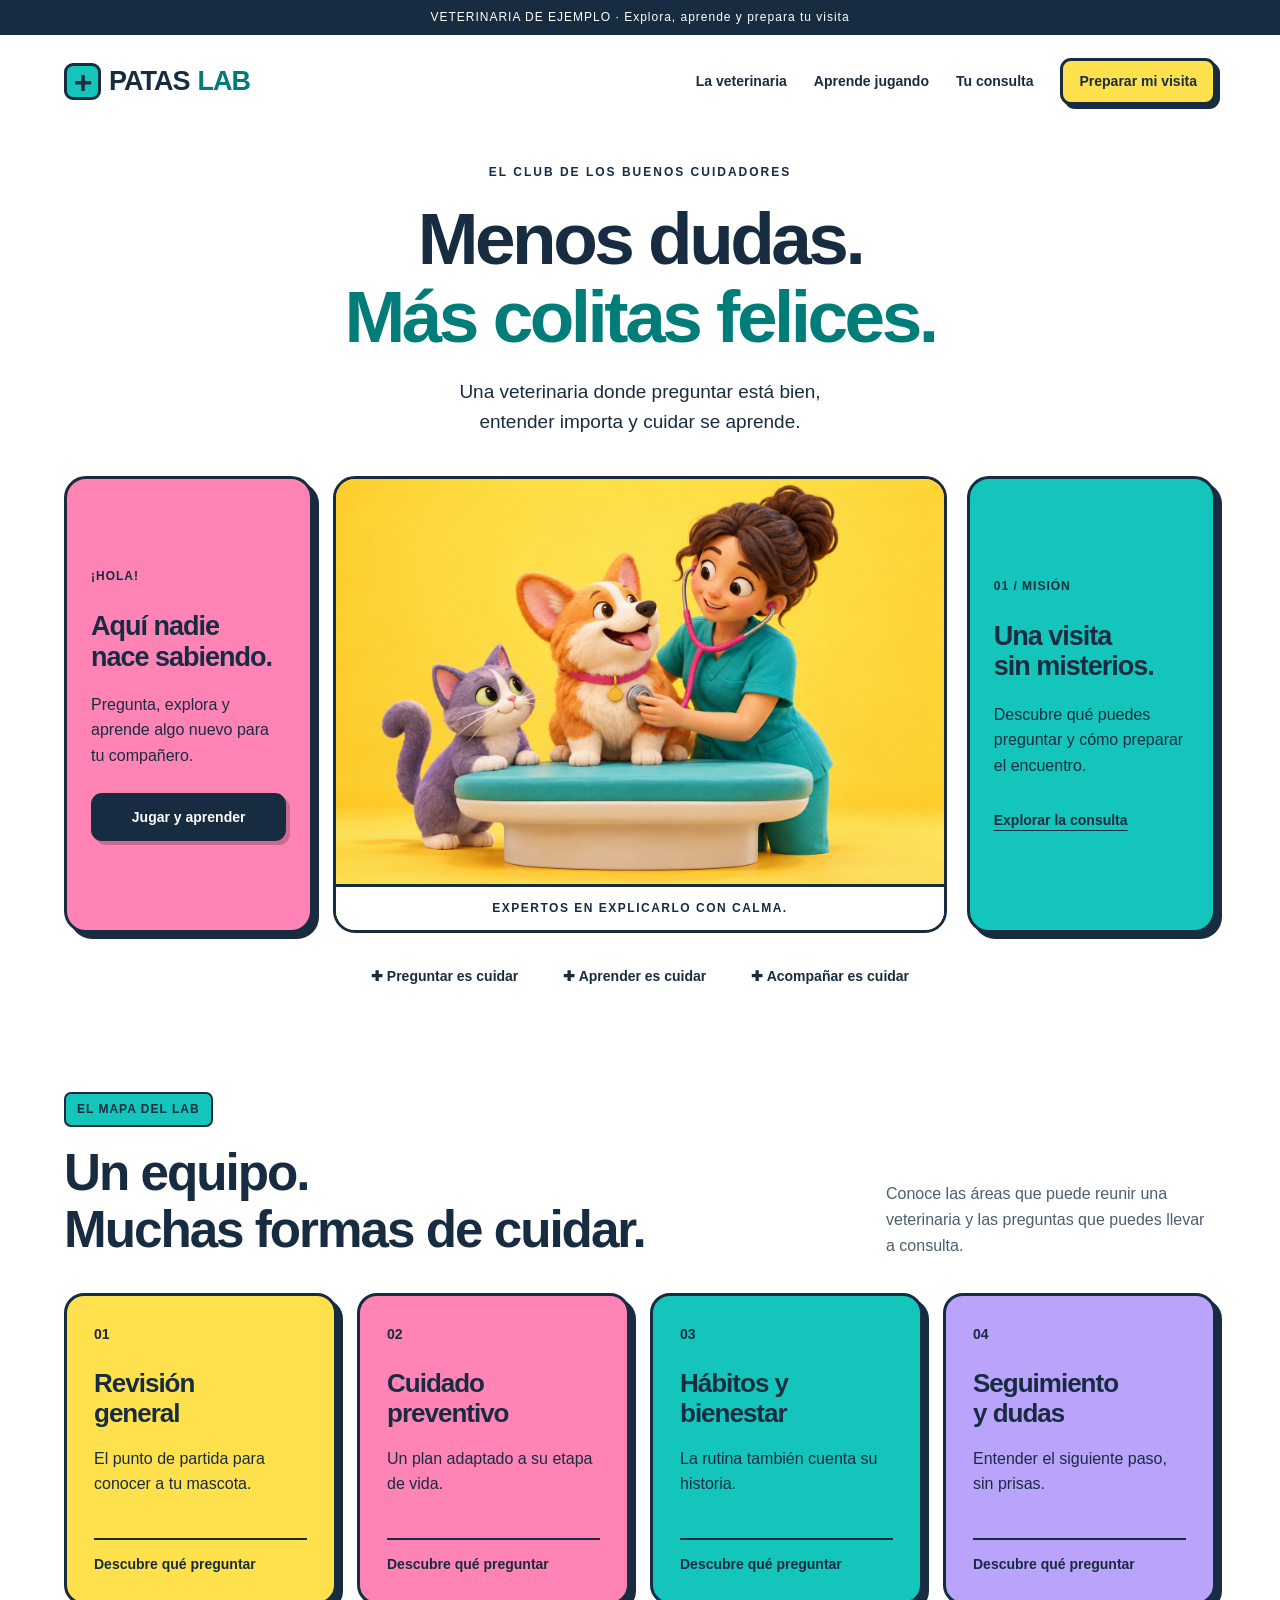
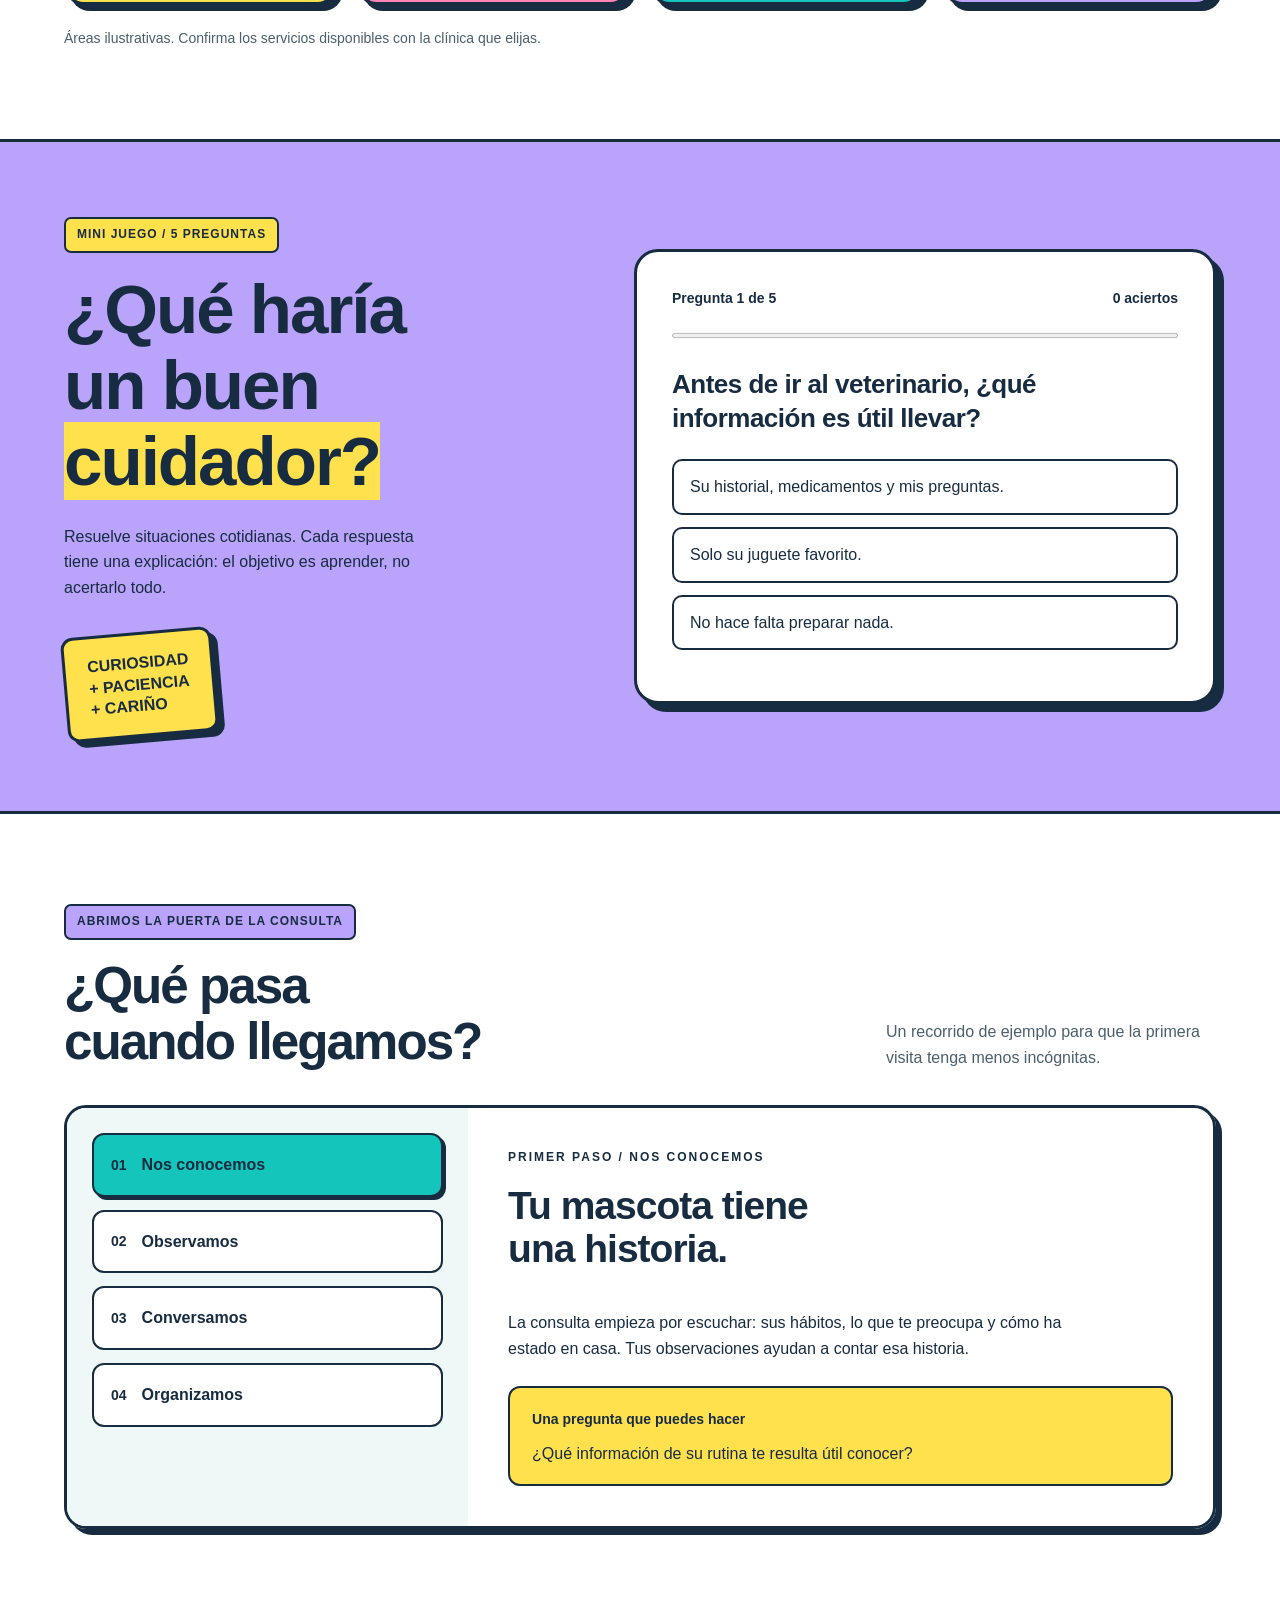
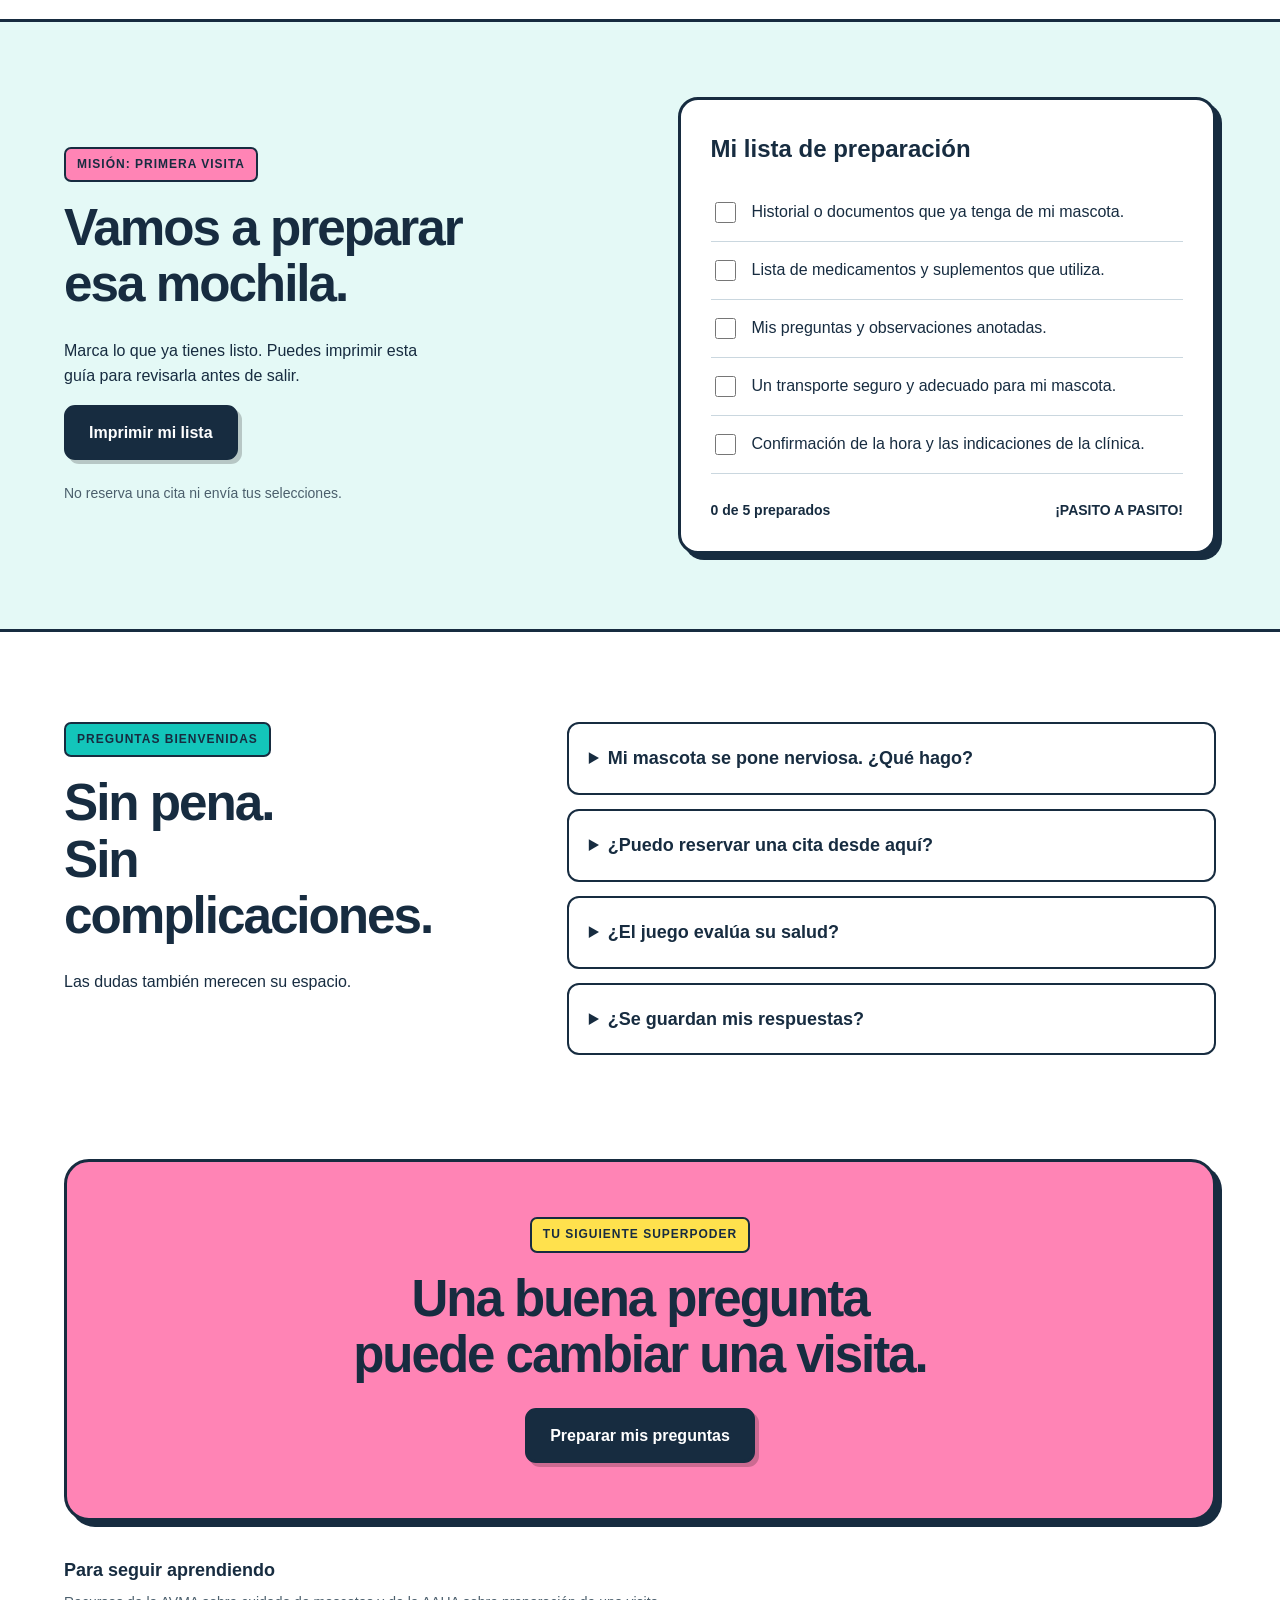
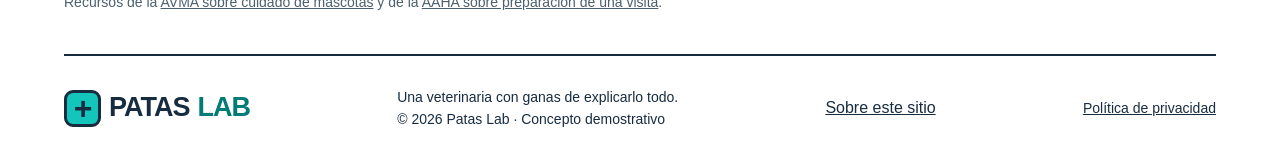
<file: index.html>
<!doctype html>
<html lang="es"><head>
<meta charset="utf-8"><meta name="viewport" content="width=device-width,initial-scale=1"><meta name="theme-color" content="#13c5ba"><title>Patas Lab — Cuidar también se aprende jugando</title><meta name="description" content="Una veterinaria divertida para aprender jugando, explorar la consulta y preparar tu primera visita."><link rel="icon" href="favicon.svg" type="image/svg+xml"><link rel="stylesheet" href="estilos.css"><script src="script.js" defer></script>
</head><body>
<a class="skip" href="#contenido">Saltar al contenido</a><div class="demo-banner">VETERINARIA DE EJEMPLO · Explora, aprende y prepara tu visita</div>
<header class="header wrap"><a class="logo" href="index.html"><span class="logo-cross" aria-hidden="true">+</span>PATAS<span>LAB</span></a><button id="menu" aria-controls="nav" aria-expanded="false">Menú</button><nav id="nav" aria-label="Principal"><a href="#servicios">La veterinaria</a><a href="#juego">Aprende jugando</a><a href="#consulta">Tu consulta</a><a class="btn mini" href="#visita">Preparar mi visita</a></nav></header>
<main id="contenido">
<section class="hero wrap"><div class="hero-heading"><p class="eyebrow">EL CLUB DE LOS BUENOS CUIDADORES</p><h1>Menos dudas.<br><span>Más colitas felices.</span></h1><p>Una veterinaria donde preguntar está bien,<br>entender importa y cuidar se aprende.</p></div><div class="hero-board"><aside class="side-note pink"><span class="note-number">¡HOLA!</span><h2>Aquí nadie<br>nace sabiendo.</h2><p>Pregunta, explora y aprende algo nuevo para tu compañero.</p><a href="#juego" class="btn dark">Jugar y aprender</a></aside><figure class="hero-picture"><img src="veterinaria.png" width="1536" height="1024" alt="Ilustración de una veterinaria con un perro y un gato en una consulta" fetchpriority="high"><figcaption>EXPERTOS EN EXPLICARLO CON CALMA.</figcaption></figure><aside class="side-note turquoise"><span class="note-number">01 / MISIÓN</span><h2>Una visita<br>sin misterios.</h2><p>Descubre qué puedes preguntar y cómo preparar el encuentro.</p><a href="#consulta" class="round-link">Explorar la consulta</a></aside></div><div class="hero-bottom"><span>✚ Preguntar es cuidar</span><span>✚ Aprender es cuidar</span><span>✚ Acompañar es cuidar</span></div></section>
<section class="section wrap" id="servicios"><div class="heading"><div><span class="label turquoise">EL MAPA DEL LAB</span><h2>Un equipo.<br>Muchas formas de cuidar.</h2></div><p>Conoce las áreas que puede reunir una veterinaria y las preguntas que puedes llevar a consulta.</p></div><div class="service-grid"><button class="service yellow" data-service="revision"><span class="service-no">01</span><h3>Revisión<br>general</h3><p>El punto de partida para conocer a tu mascota.</p><span class="service-action">Descubre qué preguntar</span></button><button class="service pink" data-service="prevencion"><span class="service-no">02</span><h3>Cuidado<br>preventivo</h3><p>Un plan adaptado a su etapa de vida.</p><span class="service-action">Descubre qué preguntar</span></button><button class="service turquoise" data-service="bienestar"><span class="service-no">03</span><h3>Hábitos y<br>bienestar</h3><p>La rutina también cuenta su historia.</p><span class="service-action">Descubre qué preguntar</span></button><button class="service purple" data-service="seguimiento"><span class="service-no">04</span><h3>Seguimiento<br>y dudas</h3><p>Entender el siguiente paso, sin prisas.</p><span class="service-action">Descubre qué preguntar</span></button></div><p class="fine">Áreas ilustrativas. Confirma los servicios disponibles con la clínica que elijas.</p></section>
<section class="game-section" id="juego"><div class="wrap game-layout"><div class="game-intro"><span class="label yellow">MINI JUEGO / 5 PREGUNTAS</span><h2>¿Qué haría<br>un buen<br><span>cuidador?</span></h2><p>Resuelve situaciones cotidianas. Cada respuesta tiene una explicación: el objetivo es aprender, no acertarlo todo.</p><div class="game-sticker">CURIOSIDAD<br>+ PACIENCIA<br>+ CARIÑO</div></div><div class="game-box"><noscript>Activa JavaScript para jugar. Las guías y preguntas frecuentes siguen disponibles.</noscript><div class="quiz-top"><span id="quiz-position">Pregunta 1 de 5</span><span id="quiz-score">0 aciertos</span></div><progress id="quiz-progress" value="0" max="5" aria-label="Preguntas completadas"></progress><h3 id="quiz-question">Antes de ir al veterinario, ¿qué información es útil llevar?</h3><div id="quiz-options" class="quiz-options"></div><div id="quiz-feedback" class="quiz-feedback" role="status" aria-live="polite" hidden></div><button id="quiz-next" class="btn dark" hidden>Siguiente pregunta</button><div id="quiz-finish" hidden><span class="finish-mark" aria-hidden="true">★</span><h3>¡Misión completada!</h3><p id="quiz-summary"></p><p>El mejor superpoder es preguntar cuando tienes dudas.</p><button id="quiz-restart" class="btn dark">Jugar otra vez</button></div></div></div></section>
<section class="section wrap" id="consulta"><div class="heading"><div><span class="label purple">ABRIMOS LA PUERTA DE LA CONSULTA</span><h2>¿Qué pasa<br>cuando llegamos?</h2></div><p>Un recorrido de ejemplo para que la primera visita tenga menos incógnitas.</p></div><div class="tour"><div class="tour-buttons" role="group" aria-label="Etapas de consulta"><button data-step="0" class="selected" aria-pressed="true"><span>01</span> Nos conocemos</button><button data-step="1" aria-pressed="false"><span>02</span> Observamos</button><button data-step="2" aria-pressed="false"><span>03</span> Conversamos</button><button data-step="3" aria-pressed="false"><span>04</span> Organizamos</button></div><div class="tour-panel" aria-live="polite"><p class="eyebrow" id="tour-label">PRIMER PASO / NOS CONOCEMOS</p><h3 id="tour-title">Tu mascota tiene<br>una historia.</h3><p id="tour-description">La consulta empieza por escuchar: sus hábitos, lo que te preocupa y cómo ha estado en casa. Tus observaciones ayudan a contar esa historia.</p><div class="tour-question"><strong>Una pregunta que puedes hacer</strong><p id="tour-question">¿Qué información de su rutina te resulta útil conocer?</p></div></div></div></section>
<section class="visit-section" id="visita"><div class="wrap visit-layout"><div><span class="label pink">MISIÓN: PRIMERA VISITA</span><h2>Vamos a preparar<br>esa mochila.</h2><p>Marca lo que ya tienes listo. Puedes imprimir esta guía para revisarla antes de salir.</p><button class="btn dark" id="print-guide">Imprimir mi lista</button><p class="fine">No reserva una cita ni envía tus selecciones.</p></div><div class="packing-list"><h3>Mi lista de preparación</h3><label><input type="checkbox"> Historial o documentos que ya tenga de mi mascota.</label><label><input type="checkbox"> Lista de medicamentos y suplementos que utiliza.</label><label><input type="checkbox"> Mis preguntas y observaciones anotadas.</label><label><input type="checkbox"> Un transporte seguro y adecuado para mi mascota.</label><label><input type="checkbox"> Confirmación de la hora y las indicaciones de la clínica.</label><div class="packing-bottom"><span id="packing-count" aria-live="polite">0 de 5 preparados</span><span>¡PASITO A PASITO!</span></div></div></div></section>
<section class="section wrap questions"><div><span class="label turquoise">PREGUNTAS BIENVENIDAS</span><h2>Sin pena.<br>Sin complicaciones.</h2><p>Las dudas también merecen su espacio.</p></div><div class="faq"><details><summary>Mi mascota se pone nerviosa. ¿Qué hago?</summary><p>Coméntalo con la clínica antes de la visita. Su equipo puede ayudarte a preparar el transporte y la llegada según sus necesidades. No le des medicamentos por tu cuenta.</p></details><details><summary>¿Puedo reservar una cita desde aquí?</summary><p>Esta es una veterinaria ficticia de demostración. No hay agenda, atención clínica ni reservas conectadas. Utiliza la lista para preparar una visita a una clínica real.</p></details><details><summary>¿El juego evalúa su salud?</summary><p>No. Es una actividad educativa sobre preparación y convivencia. No diagnostica ni propone tratamientos.</p></details><details><summary>¿Se guardan mis respuestas?</summary><p>No. Las respuestas y la lista funcionan en tu navegador y se borran al recargar. No hay formularios, cookies ni analítica incorporados.</p></details></div></section>
<section class="final-band wrap"><span class="label yellow">TU SIGUIENTE SUPERPODER</span><h2>Una buena pregunta<br>puede cambiar una visita.</h2><a href="#visita" class="btn dark">Preparar mis preguntas</a></section>
<section class="sources wrap"><h2>Para seguir aprendiendo</h2><p>Recursos de la <a href="https://www.avma.org/resources-tools/pet-owners/petcare" target="_blank" rel="noopener noreferrer">AVMA sobre cuidado de mascotas</a> y de la <a href="https://www.aaha.org/resources/preparing-your-pet-for-a-successful-veterinary-visit/" target="_blank" rel="noopener noreferrer">AAHA sobre preparación de una visita</a>.</p></section>
</main><footer class="footer wrap"><a class="logo" href="index.html"><span class="logo-cross" aria-hidden="true">+</span>PATAS<span>LAB</span></a><p>Una veterinaria con ganas de explicarlo todo.<br>© 2026 Patas Lab · Concepto demostrativo</p><a href="aviso.html">Sobre este sitio</a><a href="privacidad.html">Política de privacidad</a></footer>
<dialog id="service-dialog" aria-labelledby="service-title"><button class="dialog-close" aria-label="Cerrar">×</button><span class="label yellow">PREGUNTAR ES CUIDAR</span><h2 id="service-title"></h2><p id="service-description"></p><ul id="service-questions"></ul><button class="btn dark dialog-done">Entendido</button></dialog>
</body></html>
</file>
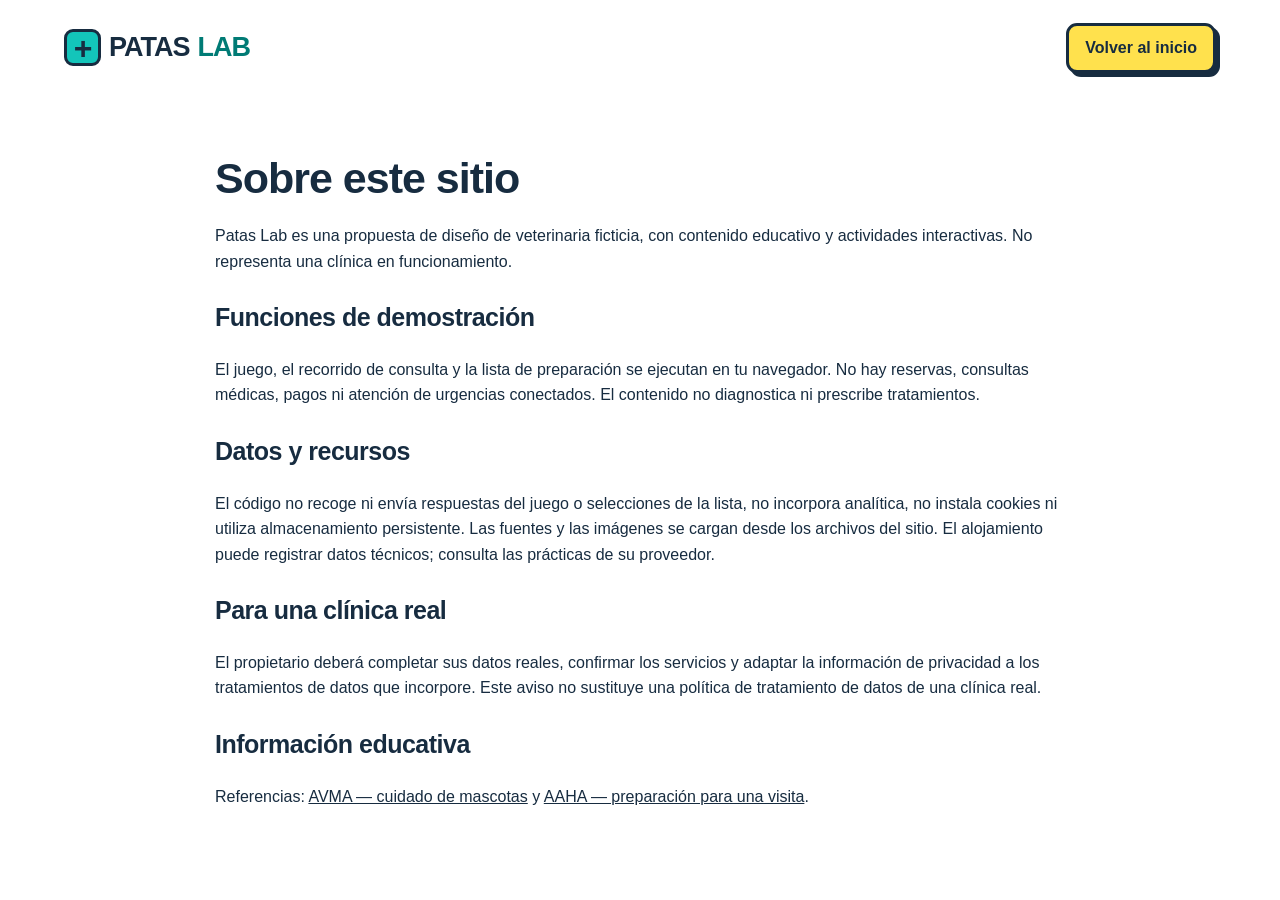
<file: aviso.html>
<!doctype html><html lang="es"><head><meta charset="utf-8"><meta name="viewport" content="width=device-width,initial-scale=1"><title>Sobre el sitio | Patas Lab</title><link rel="stylesheet" href="estilos.css"><link rel="icon" href="favicon.svg" type="image/svg+xml"></head><body><header class="header wrap"><a class="logo" href="index.html"><span class="logo-cross" aria-hidden="true">+</span>PATAS<span>LAB</span></a><a class="btn mini" href="index.html">Volver al inicio</a></header><main class="wrap legal"><h1>Sobre este sitio</h1><p>Patas Lab es una propuesta de diseño de veterinaria ficticia, con contenido educativo y actividades interactivas. No representa una clínica en funcionamiento.</p><h2>Funciones de demostración</h2><p>El juego, el recorrido de consulta y la lista de preparación se ejecutan en tu navegador. No hay reservas, consultas médicas, pagos ni atención de urgencias conectados. El contenido no diagnostica ni prescribe tratamientos.</p><h2>Datos y recursos</h2><p>El código no recoge ni envía respuestas del juego o selecciones de la lista, no incorpora analítica, no instala cookies ni utiliza almacenamiento persistente. Las fuentes y las imágenes se cargan desde los archivos del sitio. El alojamiento puede registrar datos técnicos; consulta las prácticas de su proveedor.</p><h2>Para una clínica real</h2><p>El propietario deberá completar sus datos reales, confirmar los servicios y adaptar la información de privacidad a los tratamientos de datos que incorpore. Este aviso no sustituye una política de tratamiento de datos de una clínica real.</p><h2>Información educativa</h2><p>Referencias: <a href="https://www.avma.org/resources-tools/pet-owners/petcare">AVMA — cuidado de mascotas</a> y <a href="https://www.aaha.org/resources/preparing-your-pet-for-a-successful-veterinary-visit/">AAHA — preparación para una visita</a>.</p></main></body></html>
</file>
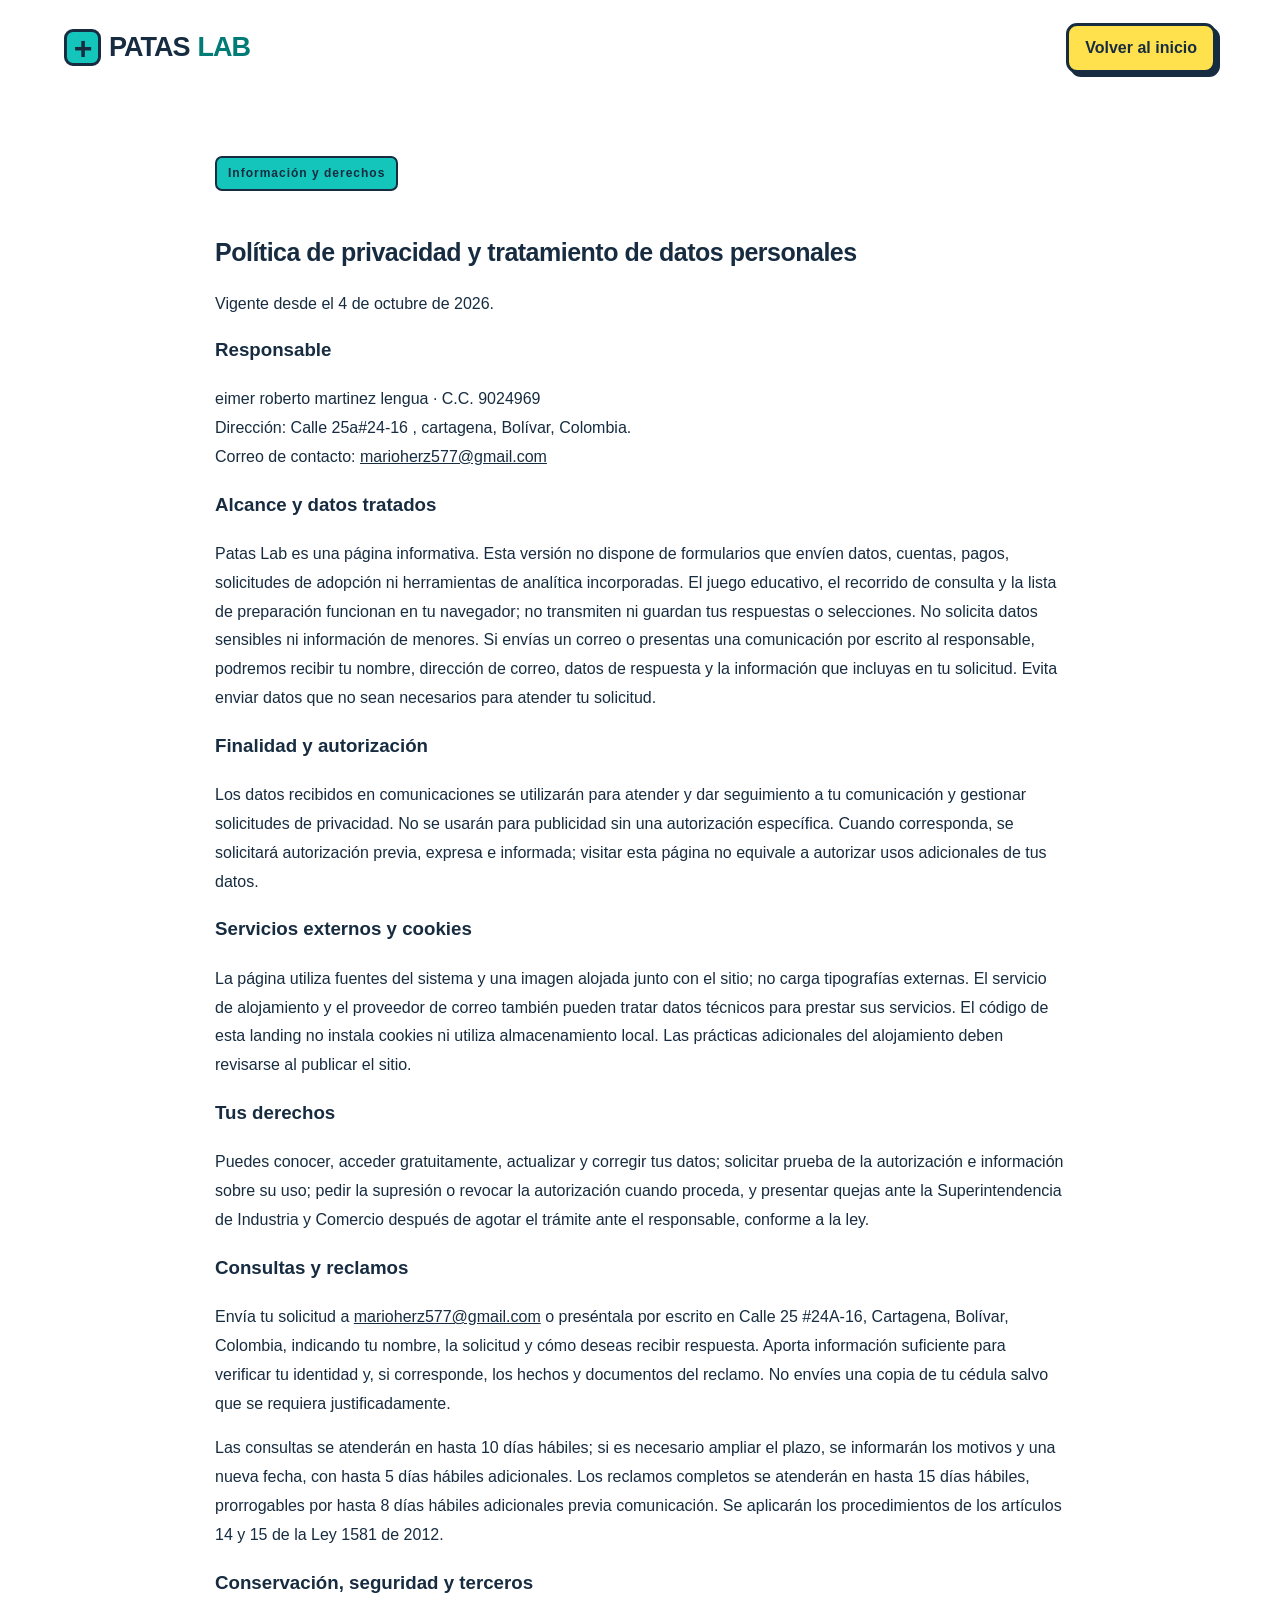
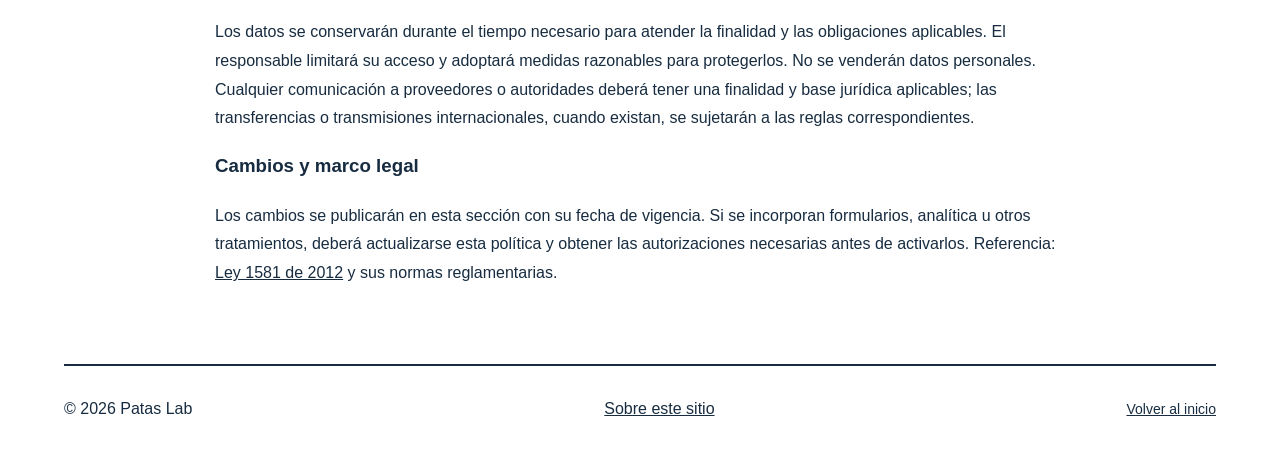
<file: privacidad.html>
<!doctype html>
<html lang="es"><head><meta charset="utf-8"><meta name="viewport" content="width=device-width,initial-scale=1"><meta name="description" content="Política de privacidad y tratamiento de datos personales de Patas Lab."><title>Privacidad | Patas Lab</title><link rel="stylesheet" href="estilos.css"><link rel="icon" href="favicon.svg" type="image/svg+xml"></head><body><header class="header wrap"><a class="logo" href="index.html"><span class="logo-cross" aria-hidden="true">+</span>PATAS<span>LAB</span></a><a class="btn mini" href="index.html">Volver al inicio</a></header><main class="wrap legal"><section class="policy-text" id="privacidad" aria-labelledby="privacy-title">
<div class="label turquoise">Información y derechos</div><h2 id="privacy-title">Política de privacidad y tratamiento de datos personales</h2>
<p>Vigente desde el 4 de octubre de 2026.</p>
<div style="max-width:850px;line-height:1.8">
<h3>Responsable</h3><p>  eimer roberto martinez lengua · C.C. 9024969 <br>Dirección: Calle 25a#24-16 , cartagena, Bolívar, Colombia.<br>Correo de contacto: <a href="mailto:marioherz577@gmail.com">marioherz577@gmail.com</a></p>
<h3>Alcance y datos tratados</h3><p>Patas Lab es una página informativa. Esta versión no dispone de formularios que envíen datos, cuentas, pagos, solicitudes de adopción ni herramientas de analítica incorporadas. El juego educativo, el recorrido de consulta y la lista de preparación funcionan en tu navegador; no transmiten ni guardan tus respuestas o selecciones. No solicita datos sensibles ni información de menores. Si envías un correo o presentas una comunicación por escrito al responsable, podremos recibir tu nombre, dirección de correo, datos de respuesta y la información que incluyas en tu solicitud. Evita enviar datos que no sean necesarios para atender tu solicitud.</p>
<h3>Finalidad y autorización</h3><p>Los datos recibidos en comunicaciones se utilizarán para atender y dar seguimiento a tu comunicación y gestionar solicitudes de privacidad. No se usarán para publicidad sin una autorización específica. Cuando corresponda, se solicitará autorización previa, expresa e informada; visitar esta página no equivale a autorizar usos adicionales de tus datos.</p>
<h3>Servicios externos y cookies</h3><p>La página utiliza fuentes del sistema y una imagen alojada junto con el sitio; no carga tipografías externas. El servicio de alojamiento y el proveedor de correo también pueden tratar datos técnicos para prestar sus servicios. El código de esta landing no instala cookies ni utiliza almacenamiento local. Las prácticas adicionales del alojamiento deben revisarse al publicar el sitio.</p>
<h3>Tus derechos</h3><p>Puedes conocer, acceder gratuitamente, actualizar y corregir tus datos; solicitar prueba de la autorización e información sobre su uso; pedir la supresión o revocar la autorización cuando proceda, y presentar quejas ante la Superintendencia de Industria y Comercio después de agotar el trámite ante el responsable, conforme a la ley.</p>
<h3>Consultas y reclamos</h3><p>Envía tu solicitud a <a href="mailto:marioherz577@gmail.com">marioherz577@gmail.com</a> o preséntala por escrito en Calle 25 #24A-16, Cartagena, Bolívar, Colombia, indicando tu nombre, la solicitud y cómo deseas recibir respuesta. Aporta información suficiente para verificar tu identidad y, si corresponde, los hechos y documentos del reclamo. No envíes una copia de tu cédula salvo que se requiera justificadamente.</p><p>Las consultas se atenderán en hasta 10 días hábiles; si es necesario ampliar el plazo, se informarán los motivos y una nueva fecha, con hasta 5 días hábiles adicionales. Los reclamos completos se atenderán en hasta 15 días hábiles, prorrogables por hasta 8 días hábiles adicionales previa comunicación. Se aplicarán los procedimientos de los artículos 14 y 15 de la Ley 1581 de 2012.</p>
<h3>Conservación, seguridad y terceros</h3><p>Los datos se conservarán durante el tiempo necesario para atender la finalidad y las obligaciones aplicables. El responsable limitará su acceso y adoptará medidas razonables para protegerlos. No se venderán datos personales. Cualquier comunicación a proveedores o autoridades deberá tener una finalidad y base jurídica aplicables; las transferencias o transmisiones internacionales, cuando existan, se sujetarán a las reglas correspondientes.</p>
<h3>Cambios y marco legal</h3><p>Los cambios se publicarán en esta sección con su fecha de vigencia. Si se incorporan formularios, analítica u otros tratamientos, deberá actualizarse esta política y obtener las autorizaciones necesarias antes de activarlos. Referencia: <a class="text-link" href="https://www1.funcionpublica.gov.co/eva/gestornormativo/norma.php?i=49981" target="_blank" rel="noopener noreferrer">Ley 1581 de 2012</a> y sus normas reglamentarias.</p>
</div></section></main><footer class="footer wrap"><span>© 2026 Patas Lab</span><a href="aviso.html">Sobre este sitio</a><a href="index.html">Volver al inicio</a></footer></body></html>
</file>
<file: estilos.css>
/* PATAS LAB — modifica aquí los colores principales. */
:root{
  --ink:#172c40;
  --yellow:#ffe14d;
  --pink:#ff84b5;
  --teal:#13c5ba;
  --purple:#b9a3fb;
  --line:3px solid var(--ink);
  --shadow:6px 6px 0 var(--ink)}

*{
  box-sizing:border-box}
html{
  scroll-behavior:smooth;
  scroll-padding-top:25px}
body{
  margin:0;
  color:var(--ink);
  background:#fff;
  font:16px/1.6 'Trebuchet MS',Arial,sans-serif}
h1,h2,h3,p,figure{
  margin-top:0}
a{
  color:inherit}
button,input{
  font:inherit}
button,summary{
  cursor:pointer}
:focus-visible{
  outline:4px solid #d52269;
  outline-offset:5px}
[hidden]{
  display:none!important}
.wrap{
  width:min(1260px,90%);
  margin-inline:auto}

.demo-banner{
  text-align:center;
  background:var(--ink);
  color:white;
  padding:8px 16px;
  font-size:12px;
  letter-spacing:1px}
.header{
  display:flex;
  align-items:center;
  justify-content:space-between;
  padding-block:23px;
  gap:25px}
.logo{
  display:flex;
  align-items:center;
  gap:8px;
  font-size:27px;
  letter-spacing:-1px;
  font-weight:900;
  text-decoration:none;
  white-space:nowrap}
.logo>span:last-child{
  color:#007b75}
.logo-cross{
  display:inline-flex;
  align-items:center;
  justify-content:center;
  width:37px;
  height:37px;
  background:var(--teal);
  border:var(--line);
  border-radius:9px;
  font-size:32px;
  line-height:1}
nav{
  display:flex;
  align-items:center;
  gap:27px}
nav>a{
  font-size:14px;
  font-weight:700;
  text-decoration:none}
nav>a:not(.btn):hover{
  text-decoration:underline;
  text-underline-offset:5px}
#menu{
  display:none}
.btn{
  display:inline-flex;
  align-items:center;
  justify-content:center;
  padding:14px 22px;
  border:var(--line);
  border-radius:11px;
  background:var(--yellow);
  color:var(--ink);
  font-weight:800;
  text-decoration:none;
  box-shadow:4px 4px 0 var(--ink);
  line-height:1.35;
  transition:transform .15s,box-shadow .15s}
.btn:hover{
  transform:translate(2px,2px);
  box-shadow:2px 2px 0 var(--ink)}
.btn.dark{
  background:var(--ink);
  color:#fff;
  box-shadow:4px 4px 0 #0003}
.btn.mini{
  padding:11px 16px}

.hero{
  padding:35px 0 15px}
.hero-heading{
  text-align:center;
  margin-bottom:38px}
.eyebrow{
  font-size:12px;
  font-weight:800;
  letter-spacing:2px;
  margin-bottom:18px}
h1{
  font-size:clamp(45px,5.7vw,78px);
  letter-spacing:-3.5px;
  line-height:1.06;
  font-weight:900;
  margin-bottom:22px}
h1 span{
  color:#007d78}
.hero-heading>p:last-child{
  font-size:19px;
  margin:0}
.hero-board{
  display:grid;
  grid-template-columns:.65fr 1.6fr .65fr;
  gap:20px;
  align-items:stretch}
.side-note{
  padding:27px 24px;
  border:var(--line);
  border-radius:22px;
  box-shadow:var(--shadow);
  display:flex;
  flex-direction:column;
  justify-content:center}
.pink{
  background:var(--pink)}
.turquoise{
  background:var(--teal)}
.yellow{
  background:var(--yellow)}
.purple{
  background:var(--purple)}
.note-number{
  font-size:12px;
  font-weight:800;
  letter-spacing:1px;
  display:block;
  margin-bottom:25px}
.side-note h2{
  font-size:27px;
  line-height:1.12;
  letter-spacing:-1px;
  margin-bottom:20px}
.side-note p{
  font-size:16px}
.side-note .btn{
  font-size:14px;
  padding:12px;
  margin-top:8px}
.round-link{
  font-size:14px;
  font-weight:800;
  text-underline-offset:5px;
  margin-top:15px}
.hero-picture{
  margin:0;
  border:var(--line);
  border-radius:22px;
  overflow:hidden;
  background:var(--yellow);
  display:flex;
  flex-direction:column}
.hero-picture img{
  width:100%;
  height:100%;
  min-height:340px;
  object-fit:cover;
  display:block}
.hero-picture figcaption{
  padding:12px 16px;
  font-size:12px;
  letter-spacing:1.5px;
  font-weight:800;
  text-align:center;
  border-top:var(--line);
  background:white}
.hero-bottom{
  display:flex;
  justify-content:center;
  gap:45px;
  font-weight:800;
  font-size:14px;
  padding:32px 0 0;
  flex-wrap:wrap}

.section{
  padding-block:90px}
.heading{
  display:flex;
  justify-content:space-between;
  align-items:end;
  gap:35px;
  margin-bottom:35px}
.heading>p{
  max-width:330px;
  margin:0;
  color:#4b5f6c}
.label{
  display:inline-block;
  border:2px solid var(--ink);
  padding:6px 11px;
  border-radius:7px;
  font-size:12px;
  letter-spacing:1px;
  font-weight:800;
  margin-bottom:18px}
h2{
  font-size:clamp(33px,4vw,52px);
  letter-spacing:-2px;
  line-height:1.1;
  font-weight:900;
  margin-bottom:25px}
.heading h2{
  margin:0}
.service-grid{
  display:grid;
  grid-template-columns:repeat(4,1fr);
  gap:20px}
.service{
  border:var(--line);
  border-radius:20px;
  box-shadow:var(--shadow);
  padding:27px;
  color:var(--ink);
  text-align:left;
  transition:transform .15s}
.service:hover{
  transform:translateY(-4px)}
.service-no{
  display:block;
  font-size:14px;
  font-weight:800;
  margin-bottom:24px}
.service h3{
  font-size:26px;
  line-height:1.12;
  letter-spacing:-1px;
  margin-bottom:18px}
.service p{
  font-size:16px;
  min-height:76px}
.service-action{
  display:block;
  border-top:2px solid var(--ink);
  padding-top:13px;
  font-size:14px;
  font-weight:800}
.fine{
  font-size:14px;
  color:#4b5f6c;
  margin:22px 0 0}

.game-section{
  background:var(--purple);
  padding-block:75px;
  border-top:var(--line);
  border-bottom:var(--line)}
.game-layout{
  display:grid;
  grid-template-columns:1fr 1.2fr;
  gap:85px;
  align-items:center}
.game-intro h2{
  font-size:clamp(44px,5.4vw,70px)}
.game-intro h2 span{
  color:var(--ink);
  background:var(--yellow)}
.game-intro>p{
  max-width:350px}
.game-sticker{
  display:inline-block;
  transform:rotate(-5deg);
  background:var(--yellow);
  border:var(--line);
  border-radius:12px;
  padding:17px 22px;
  box-shadow:var(--shadow);
  font-weight:900;
  line-height:1.35;
  margin-top:15px}
.game-box{
  background:#fff;
  border:var(--line);
  border-radius:24px;
  box-shadow:8px 8px 0 var(--ink);
  padding:35px;
  min-height:455px}
.quiz-top{
  display:flex;
  justify-content:space-between;
  gap:20px;
  font-size:14px;
  font-weight:800}
progress{
  display:block;
  width:100%;
  height:11px;
  accent-color:#008f86;
  margin:20px 0 27px}
.game-box h3{
  font-size:26px;
  line-height:1.3;
  letter-spacing:-.5px;
  margin-bottom:24px}
.quiz-options{
  display:grid;
  gap:12px}
.quiz-options button{
  border:2px solid var(--ink);
  border-radius:10px;
  background:#fff;
  padding:13px 16px;
  text-align:left;
  color:var(--ink)}
.quiz-options button:hover:not(:disabled){
  background:#e7faf6}
.quiz-options button:disabled{
  opacity:1;
  cursor:default}
.quiz-options button.correct{
  background:#c9f3bc}
.quiz-options button.incorrect{
  background:#ffe1ed}
.quiz-feedback{
  margin-top:20px;
  padding:18px;
  background:#f3f7fb;
  border-radius:10px;
  font-size:16px}
#quiz-next{
  margin-top:20px}
.finish-mark{
  display:block;
  font-size:60px;
  color:#008f86}
#quiz-finish h3{
  font-size:33px;
  margin:5px 0 15px}

.tour{
  display:grid;
  grid-template-columns:.7fr 1.3fr;
  border:var(--line);
  border-radius:22px;
  overflow:hidden;
  box-shadow:var(--shadow)}
.tour-buttons{
  padding:25px;
  background:#edf8f7;
  display:flex;
  flex-direction:column;
  gap:13px}
.tour-buttons button{
  display:flex;
  align-items:center;
  gap:15px;
  padding:17px;
  background:white;
  border:2px solid var(--ink);
  border-radius:12px;
  color:var(--ink);
  text-align:left;
  font-weight:800}
.tour-buttons button.selected{
  background:var(--teal);
  box-shadow:3px 3px 0 var(--ink)}
.tour-buttons span{
  font-size:14px}
.tour-panel{
  padding:40px}
.tour-panel h3{
  font-size:39px;
  line-height:1.1;
  letter-spacing:-1px}
.tour-panel>p:not(.eyebrow){
  max-width:580px}
.tour-question{
  background:var(--yellow);
  padding:18px 22px;
  border:2px solid var(--ink);
  border-radius:12px;
  margin-top:25px}
.tour-question strong{
  font-size:14px}
.tour-question p{
  margin:9px 0 0}

.visit-section{
  background:#e4f9f6;
  padding-block:75px;
  border-top:var(--line);
  border-bottom:var(--line)}
.visit-layout{
  display:grid;
  grid-template-columns:1fr 1fr;
  gap:75px;
  align-items:center}
.visit-layout>div>p{
  max-width:380px}
.packing-list{
  background:white;
  border:var(--line);
  border-radius:20px;
  padding:30px;
  box-shadow:var(--shadow)}
.packing-list h3{
  font-size:24px;
  margin-bottom:15px}
.packing-list label{
  display:flex;
  align-items:start;
  gap:13px;
  border-bottom:1px solid #cad7df;
  padding:15px 0;
  cursor:pointer}
.packing-list input{
  accent-color:#008c82;
  width:21px;
  height:21px;
  flex-shrink:0;
  margin-top:3px}
.packing-bottom{
  display:flex;
  flex-wrap:wrap;
  justify-content:space-between;
  gap:10px;
  font-size:14px;
  font-weight:800;
  padding-top:25px}

.questions{
  display:grid;
  grid-template-columns:.8fr 1.2fr;
  gap:70px}
details{
  border:2px solid var(--ink);
  border-radius:12px;
  margin-bottom:14px;
  padding:20px}
summary{
  font-size:18px;
  font-weight:800}
details p{
  margin:15px 0 0;
  color:#4b5f6c}
.final-band{
  background:var(--pink);
  border:var(--line);
  border-radius:25px;
  text-align:center;
  padding:55px 25px;
  box-shadow:var(--shadow)}
.final-band h2{
  font-size:clamp(32px,4vw,51px)}
.sources{
  padding:40px 0}
.sources h2{
  font-size:18px;
  letter-spacing:0;
  margin-bottom:10px}
.sources p{
  font-size:14px;
  color:#4b5f6c;
  margin:0}
.footer{
  padding:30px 0;
  border-top:2px solid var(--ink);
  display:flex;
  align-items:center;
  justify-content:space-between;
  gap:30px}
.footer p,.footer>a:last-child{
  font-size:14px}
.footer p{
  margin:0}

dialog{
  width:min(560px,92%);
  max-height:85vh;
  overflow:auto;
  border:var(--line);
  border-radius:22px;
  padding:35px;
  color:var(--ink);
  box-shadow:8px 8px 0 var(--ink)}
dialog::backdrop{
  background:#162c4099}
dialog h2{
  font-size:32px;
  margin-top:15px}
dialog ul{
  padding-left:23px}
dialog li{
  margin:13px 0}
.dialog-close{
  position:absolute;
  top:12px;
  right:16px;
  font-size:28px;
  background:white;
  border:0;
  color:var(--ink);
  padding:4px 10px}
.skip{
  position:fixed;
  top:-100px;
  padding:10px;
  background:white;
  z-index:100}
.skip:focus{
  top:10px}
.legal{
  max-width:850px;
  padding-block:60px}
.legal h1{
  font-size:43px;
  letter-spacing:-1px}
.legal h2{
  font-size:25px;
  letter-spacing:-.5px;
  margin-top:30px}

@media(max-width:1050px){
  .hero-board{
  grid-template-columns:1fr 1.8fr}
.hero-board>.turquoise{
  grid-column:1/-1;
  flex-direction:row;
  align-items:center;
  gap:25px;
  padding:20px 25px}
.hero-board>.turquoise .note-number,.hero-board>.turquoise h2,.hero-board>.turquoise p,.hero-board>.turquoise .round-link{
  margin:0}
.service-grid{
  grid-template-columns:repeat(2,1fr)}
.service p{
  min-height:0}
.game-layout,.visit-layout{
  gap:40px}
nav{
  gap:18px}
.logo{
  font-size:24px}
.header .mini{
  padding:10px}
}

@media(max-width:760px){
  .header{
  flex-wrap:wrap;
  padding-block:18px}
#menu{
  display:block;
  background:white;
  border:2px solid var(--ink);
  padding:8px 14px;
  border-radius:8px;
  font-weight:700;
  color:var(--ink)}
nav{
  width:100%;
  flex-direction:column;
  align-items:stretch;
  gap:0}
nav a{
  padding:12px 0}
body.js nav{
  display:none}
body.js nav.open{
  display:flex}
.hero{
  padding-top:20px}
h1{
  font-size:clamp(39px,9vw,61px);
  letter-spacing:-2px}
.hero-heading>p:last-child{
  font-size:17px}
.hero-board{
  grid-template-columns:1fr;
  gap:18px}
.hero-picture{
  grid-row:1}
.hero-picture img{
  min-height:260px;
  max-height:360px}
.side-note{
  padding:24px;
  box-shadow:4px 4px 0 var(--ink)}
.side-note h2 br{
  display:none}
.side-note h2{
  margin-bottom:10px}
.note-number{
  margin-bottom:12px}
.side-note .btn{
  align-self:start}
.hero-board>.turquoise{
  display:none}
.hero-bottom{
  gap:10px 20px;
  font-size:12px;
  padding-top:25px}
.section{
  padding-block:55px}
.heading{
  display:block}
.heading>p{
  margin-top:22px;
  max-width:none}
.service-grid{
  gap:17px}
.service{
  padding:22px}
.service h3{
  font-size:24px}
.game-layout,.visit-layout,.questions,.tour{
  grid-template-columns:1fr;
  gap:30px}
.game-intro h2{
  font-size:49px}
.game-intro h2 br{
  display:none}
.game-intro>p{
  max-width:none}
.game-sticker{
  display:none}
.game-section,.visit-section{
  padding-block:50px}
.game-box{
  padding:24px;
  min-height:0}
.game-box h3{
  font-size:24px}
.tour{
  gap:0}
.tour-buttons{
  display:grid;
  grid-template-columns:1fr 1fr;
  padding:18px;
  gap:10px}
.tour-buttons button{
  padding:11px;
  font-size:14px;
  gap:8px}
.tour-panel{
  padding:25px}
.tour-panel h3{
  font-size:32px}
.questions{
  gap:25px}
.packing-list{
  padding:24px}
.final-band{
  padding:35px 20px}
.footer{
  flex-direction:column;
  align-items:start;
  gap:20px}
.legal h1{
  font-size:35px}
}

@media(max-width:430px){
  .service-grid{
  grid-template-columns:1fr}
.service h3 br{
  display:none}
.service-no{
  margin-bottom:15px}
.tour-buttons{
  grid-template-columns:1fr}
}

@media(prefers-reduced-motion:reduce){
  html{
  scroll-behavior:auto}
.btn,.service{
  transition:none}
}

@media print{
  body{
  font:12pt/1.5 Arial,sans-serif;
  color:#000}
.demo-banner,.header,.hero,#servicios,#juego,#consulta,.questions,.final-band,.sources,.footer,dialog,.skip{
  display:none!important}
.visit-section{
  background:#fff;
  border:0;
  padding:0}
.visit-layout{
  display:block}
.visit-layout>div:first-child>p,.visit-layout>div:first-child>.btn,.visit-layout .label,.visit-layout .fine{
  display:none}
.visit-layout h2{
  font-size:24pt}
.packing-list{
  box-shadow:none;
  border:1px solid #000}
.packing-list label{
  break-inside:avoid}
.packing-bottom{
  display:none}
}
</file>
